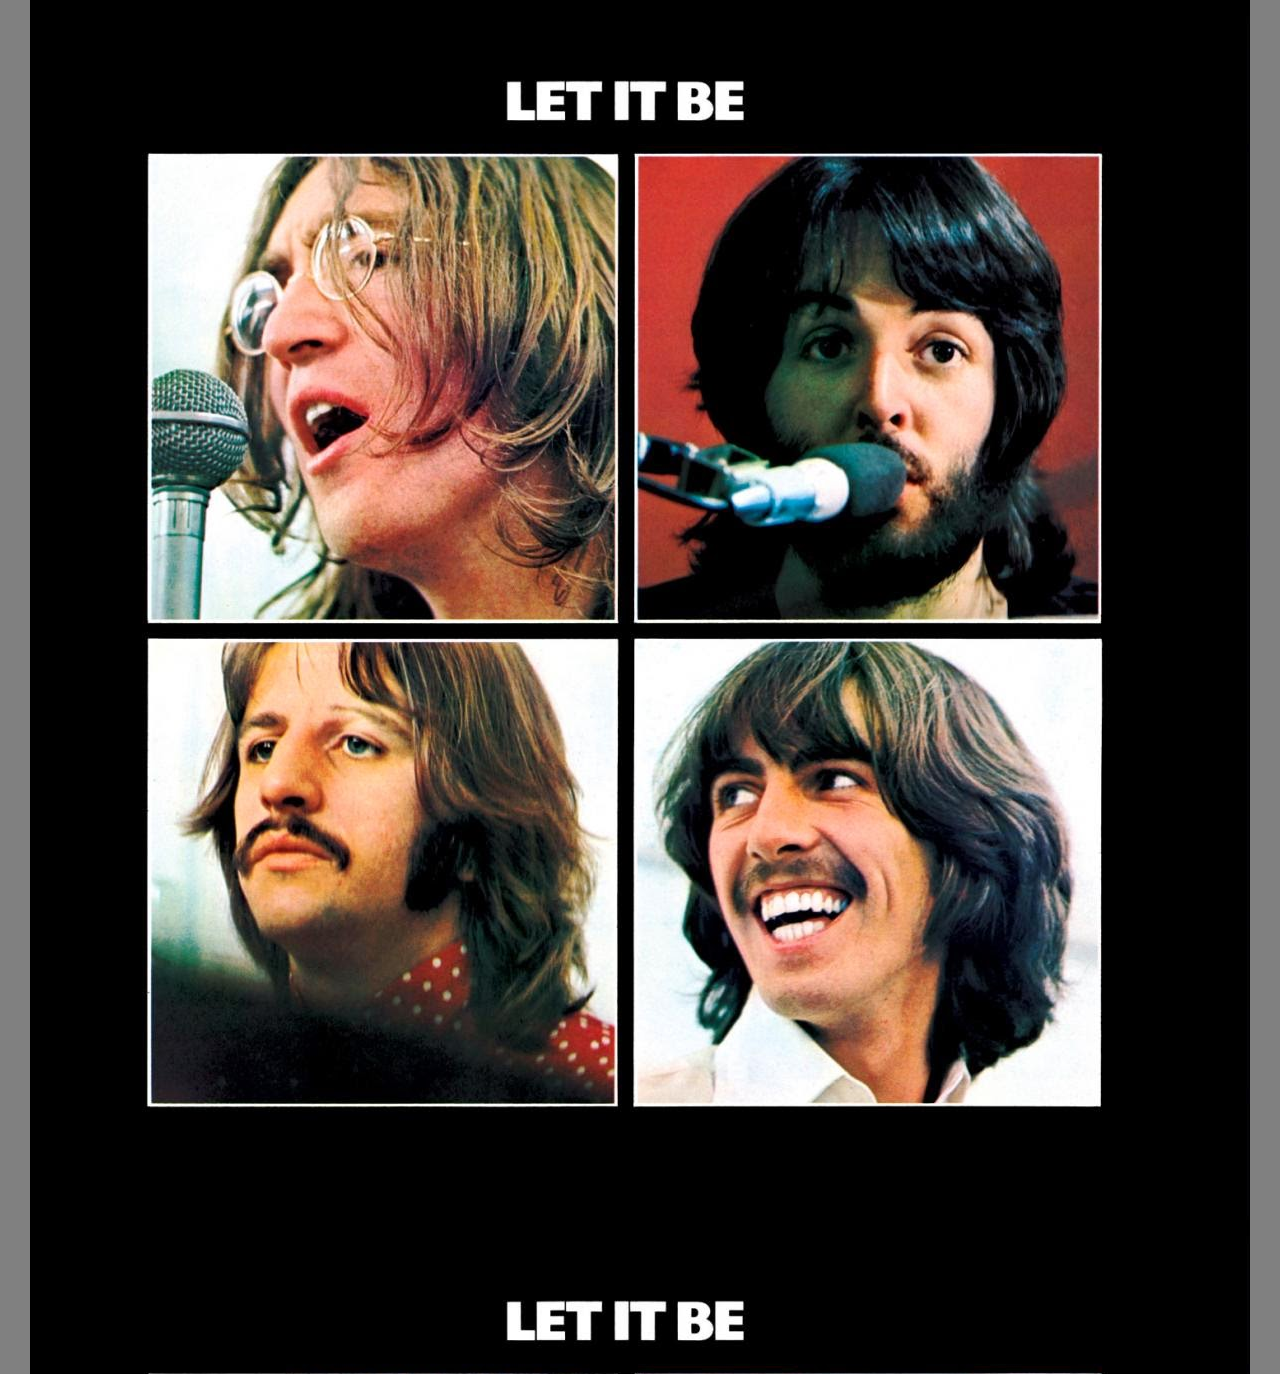
<file: les 3/index.html>
<!DOCTYPE html>
<html lang="en">
<head>
    <meta charset="UTF-8">
    <meta name="viewport" content="width=device-width, initial-scale=1.0">
    <title>Let it be</title>
    <link rel="stylesheet" href="style.css">
</head>
<body>
    <div class="container">
        <section class="beatle" id="john">
            <div class="naam">
                <h3>John</h3>
                <p>Lennon</p>
            </div>
        </section>
        <section class="beatle" id="paul">
            <div class="naam">
                <h3>Paul</h3>
                <p>McCartney</p>
            </div>
        </section>
        <section class="beatle" id="ringo">
            <div class="naam">
                <h3>Ringo</h3>
                <p>Starr</p>
            </div>
        </section>
        <section class="beatle" id="george">
            <div class="naam">
                <h3>George</h3>
                <p>Harrison</p>
            </div>
        </section>
    </div>
    
</body>
</html>
</file>
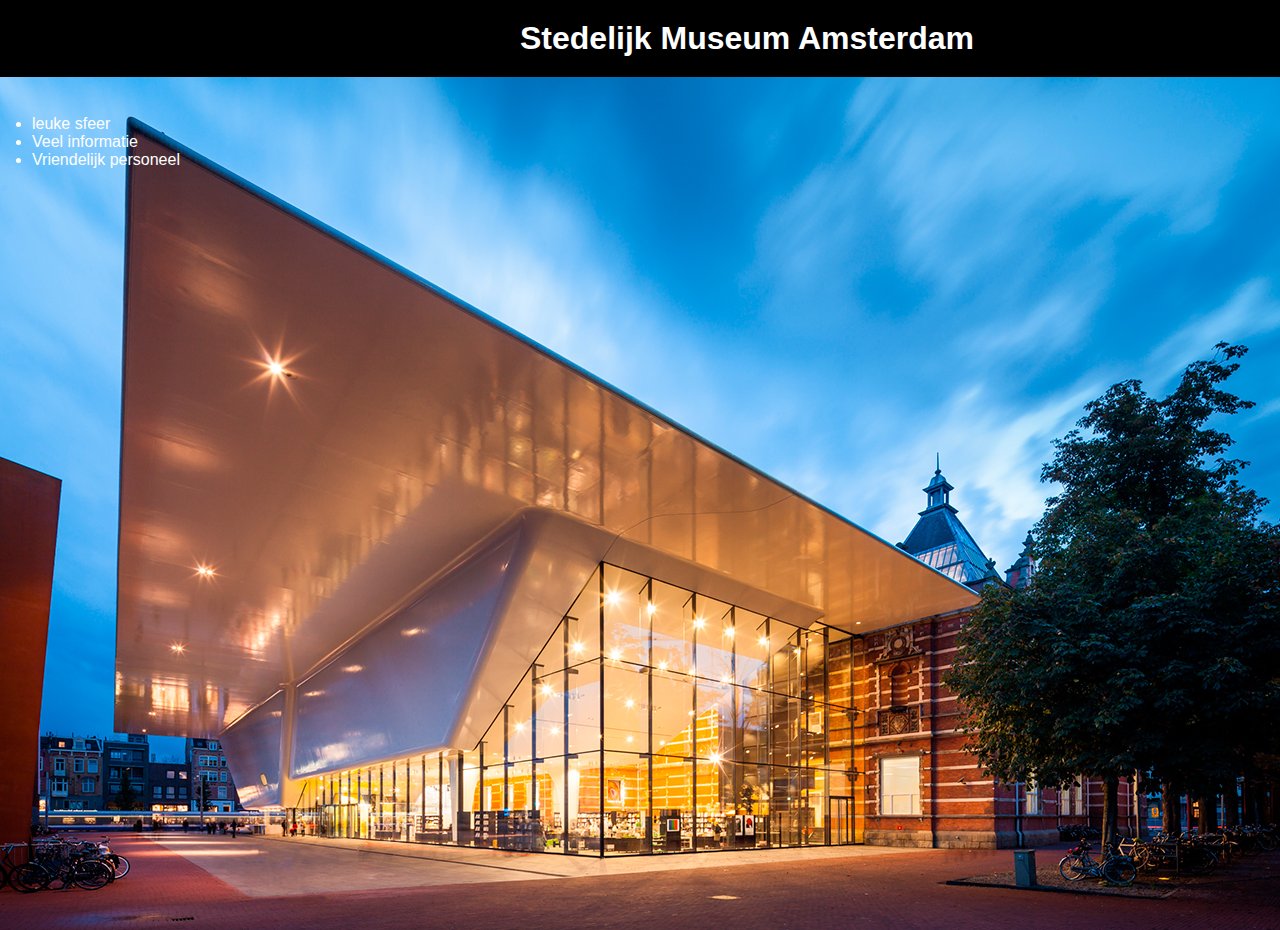
<file: les 2/museum.html>
<html>
<head>
    <link rel="stylesheet" href="style.css">
    <meta charset="UTF-8">
    <title>Document</title>

</head>
<body>
    <a href="https://www.stedelijk.nl/nl" target="_blank"><h1>Stedelijk Museum Amsterdam</h1></a>
    <a href="https://www.stedelijk.nl/nl"><img src="Stedelijk-Museum-Amsterdam-Sfeerbeeld.jpg" alt="Stedelijk museum" ></a>
    <ul>
        <li>leuke sfeer</li>
        <li>Veel informatie</li>
        <li>Vriendelijk personeel</li>
    </ul>

    
    <p></p>
    
</body>
</html>
</file>
<file: les 3/style.css>
body {
    margin: 0;
    padding: 0;
    background-color: grey;
    font-family: sans-serif;
    font-size: 23px;
}
.container {
    width: 1220px;
    margin: 0 auto;
    min-height: 1220px;
    background-image: url('LetItBe.jpg');
    color: white;
    padding-top: 154px;
}
.beatle {
    /* background-color: rgba(255, 0, 0, 0.61); */
    width: 200px; 
    cursor: pointer; 
}
.beatle .naam {
    opacity: 0;
    text-shadow: 0 0 3px black;
}
.beatle:hover .naam {
    opacity: 1;
}
#john { 
    margin-left: 119px;
    padding-top: 402px;
    padding-left: 270px;
    padding-bottom: 10px;
}
#john .naam {
    margin-left: 100px;
}
#paul {
    margin-left: 615px;
    margin-top: -470px;
    padding-right: 267px;
    padding-top: 402px;
    padding-bottom: 10px;
}
#ringo {
    margin-left: 119px;
    margin-top: 17px;
    padding-top: 10px;
    padding-left: 270px;
    padding-bottom: 400px;
}
#ringo .naam {
    margin-left: 102px;
}
#george {
    margin-left: 615px;
    margin-top: -468px;
    padding-top: 10px;
    padding-bottom: 400px;
    padding-right: 267px;
}
h3, p {
    padding: 0;
    margin: 0;
}
.naam {
    border-left: solid 9px red;
    padding-left: 9px;
}
</file>
<file: les 2/style.css>
* {
    padding: 0;
    margin: 0;
    box-sizing: border-box;
    font-family: sans-serif;
}
img {
    max-width: 100%;
    z-index: 0;
    position: absolute;
}

h1 {
    padding: 20px;
    margin-left: 500px;
}

 a {
    text-decoration: none;
    color: white;
    
}

body {
      background-color: black;
  }

  :root {
      color: white;
  }

ul li {
    z-index: 1;
    
}

ul {
    margin-left: 2rem;
    margin-top: 3%;
    position: relative;
    left: 0;
    top: 0;
    z-index: 1;
}
</file>
